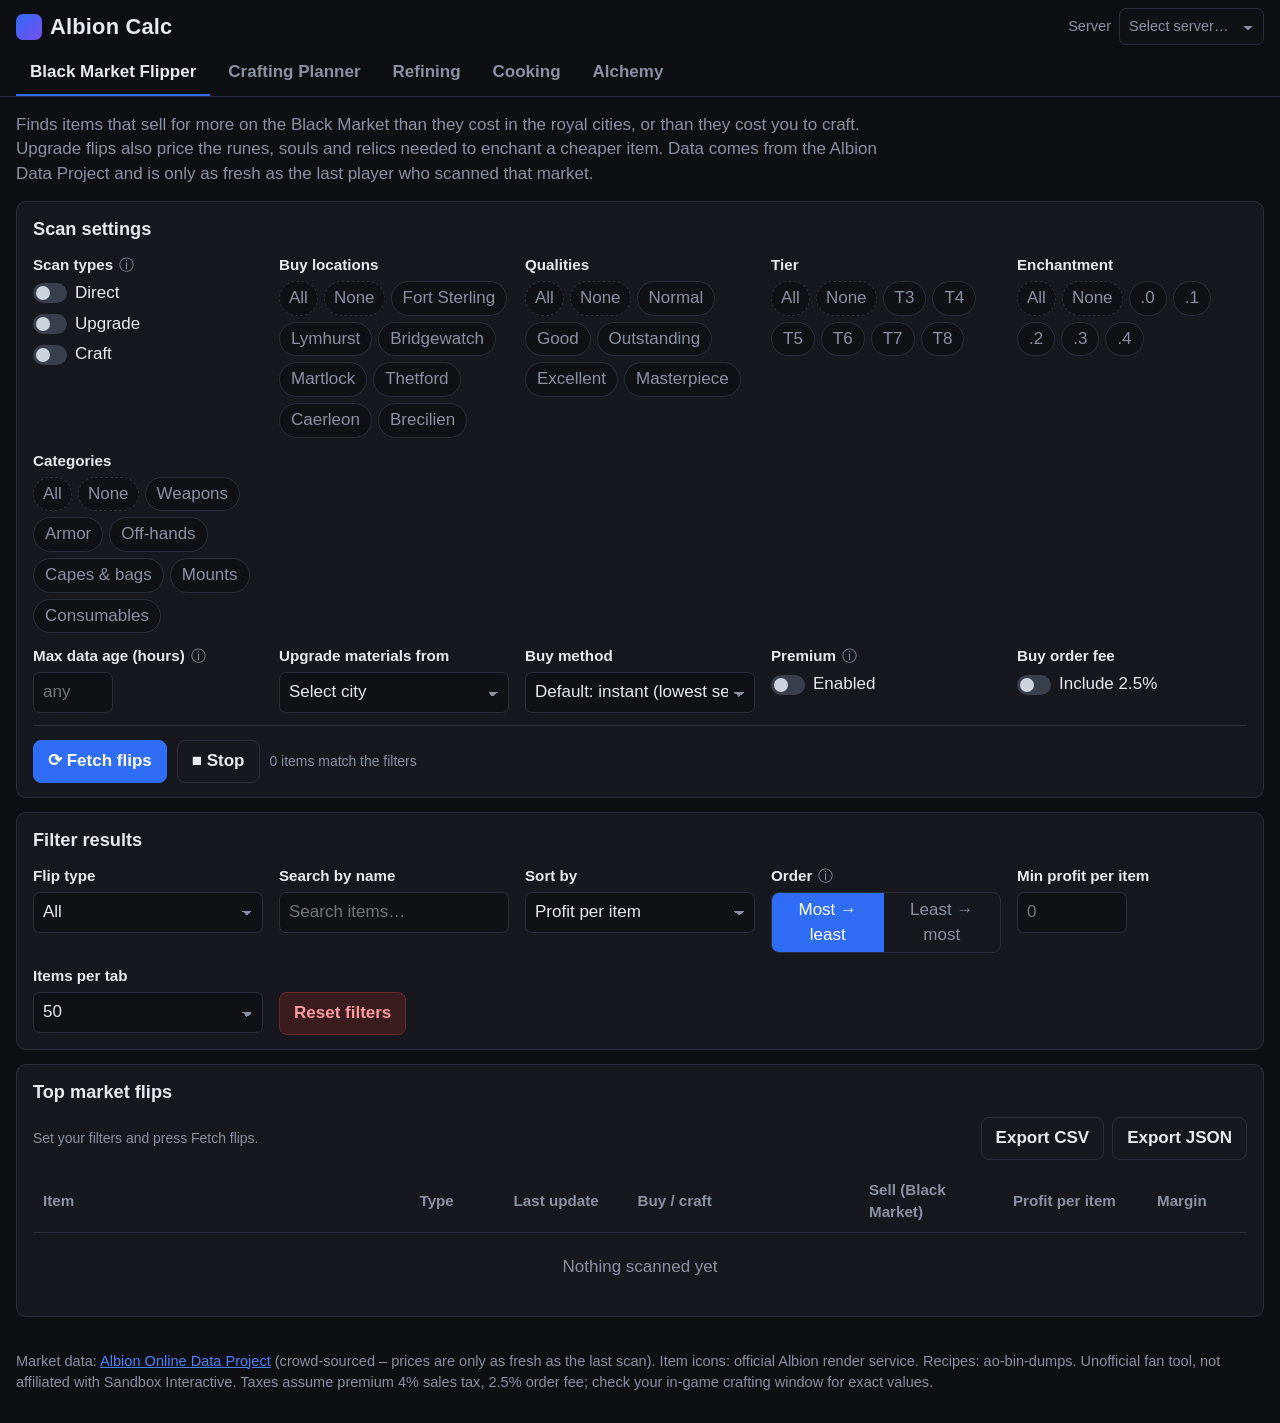
<file: albion-calc/web/index.html>
<!doctype html>
<html lang="en">
<head>
<meta charset="utf-8">
<meta name="viewport" content="width=device-width, initial-scale=1, viewport-fit=cover">
<meta name="theme-color" content="#0e0f12">
<meta name="color-scheme" content="dark">
<title>Albion Calc</title>
<meta name="description" content="Crafting, refining, cooking, alchemy and Black Market flip calculators for Albion Online using Albion Online Data Project prices.">
<link rel="manifest" href="manifest.webmanifest">
<link rel="icon" href="icons/icon.svg" type="image/svg+xml">
<link rel="apple-touch-icon" href="icons/icon-192.png">
<link rel="stylesheet" href="css/app.css">
</head>
<body>
<header class="top">
  <div class="top-in">
    <div class="brand-row">
      <div class="brand"><i></i>Albion Calc</div>
      <label class="srv">Server
        <select id="server" class="in sel" style="width:auto"></select>
      </label>
    </div>
    <nav class="tabs" id="tabs"></nav>
  </div>
</header>
<main id="main"><noscript>This app needs JavaScript.</noscript></main>
<footer>
  Market data: <a href="https://www.albion-online-data.com" target="_blank" rel="noopener">Albion Online Data Project</a> (crowd-sourced – prices are only as fresh as the last scan).
  Item icons: official Albion render service. Recipes: ao-bin-dumps. Unofficial fan tool, not affiliated with Sandbox Interactive.
  Taxes assume premium 4% sales tax, 2.5% order fee; check your in-game crafting window for exact values.
</footer>

<script src="data/names.js"></script>
<script src="data/recipes.js"></script>
<script src="data/meta.js"></script>
<script src="data/flip.js"></script>
<script src="data/journals.js"></script>
<script src="data/extras.js"></script>
<script src="js/core.js"></script>
<script src="js/ui.js"></script>
<script src="js/common.js"></script>
<script src="js/tools/flipper.js"></script>
<script src="js/tools/planner.js"></script>
<script src="js/tools/refining.js"></script>
<script src="js/tools/consumable.js"></script>
<script src="js/app.js"></script>
</body>
</html>
</file>
<file: albion-calc/web/css/app.css>
:root {
  --bg: #0e0f12; --panel: #16181d; --panel2: #1c1f26; --line: #2a2e38; --text: #e8eaf0; --muted: #8b91a3;
  --primary: #2f6df6; --primary-h: #4a82ff; --pos: #3ecf5a; --neg: #ef5350; --warn: #f2c14e; --danger: #c93b43;
  --radius: 10px; --gap: 14px;
  /* fluid type: grows with the screen, follows the width in portrait and the height in landscape */
  --fs: clamp(13px, calc(10.5px + 0.9vw), 17px);
  color-scheme: dark;
}
* { box-sizing: border-box; }
html, body { margin: 0; background: var(--bg); color: var(--text); }
body { font: var(--fs)/1.45 -apple-system, 'Segoe UI', Roboto, 'Helvetica Neue', Arial, sans-serif; -webkit-text-size-adjust: 100%;
  padding-bottom: env(safe-area-inset-bottom); }
button, input, select { font: inherit; color: inherit; }
b { font-weight: 650; }
h3, h4 { margin: 0; }

/* ---------- header / nav */
.top { position: sticky; top: 0; z-index: 20; background: rgba(14,15,18,.96); backdrop-filter: blur(8px); border-bottom: 1px solid var(--line);
  padding-top: env(safe-area-inset-top); }
.top-in { max-width: 1480px; margin: 0 auto; padding: 8px 16px 0; }
.brand-row { display: flex; align-items: center; gap: 12px; justify-content: space-between; }
.brand { font-weight: 800; font-size: calc(var(--fs) * 1.286); letter-spacing: .2px; display: flex; align-items: center; gap: 8px; }
.brand i { width: 26px; height: 26px; border-radius: 7px; background: linear-gradient(135deg,#2f6df6,#7a4df0); display: inline-block; }
.srv { display: flex; align-items: center; gap: 8px; color: var(--muted); font-size: calc(var(--fs) * 0.857); }
.tabs { display: flex; gap: 4px; overflow-x: auto; scrollbar-width: none; margin-top: 6px; }
.tabs::-webkit-scrollbar { display: none; }
.tab { background: none; border: 0; border-bottom: 2px solid transparent; color: var(--muted); padding: 9px 14px; cursor: pointer; white-space: nowrap; font-weight: 600; }
.tab:hover { color: var(--text); }
.tab.active { color: var(--text); border-bottom-color: var(--primary); }

main { max-width: 1480px; margin: 0 auto; padding: 16px; padding-left: max(16px, env(safe-area-inset-left)); padding-right: max(16px, env(safe-area-inset-right)); }
.view { display: none; }
.view.active { display: block; }
footer { max-width: 1480px; margin: 18px auto 30px; padding: 0 16px; color: var(--muted); font-size: calc(var(--fs) * 0.857); }
footer a { color: var(--primary-h); }

/* ---------- cards & forms */
.tool { display: flex; flex-direction: column; gap: var(--gap); }
.lead { margin: 0; color: var(--muted); max-width: 900px; }
.card { background: var(--panel); border: 1px solid var(--line); border-radius: var(--radius); padding: 14px 16px; }
.card > h3 { font-size: calc(var(--fs) * 1.071); margin-bottom: 12px; }
.coll .chead { cursor: pointer; display: flex; justify-content: space-between; align-items: center; margin-bottom: 0; }
.coll:not(.closed) .chead { margin-bottom: 12px; }
.coll.closed .cbody { display: none; }
.coll .chev { transition: transform .15s; color: var(--muted); }
.coll.closed .chev { transform: rotate(-90deg); }
.sub + .sub { margin-top: 18px; }
.sub h4 { font-size: calc(var(--fs) * 0.929); color: var(--muted); margin-bottom: 8px; }

.panel-grid { display: grid; grid-template-columns: repeat(auto-fill, minmax(190px, 1fr)); gap: 12px 16px; align-items: start; }
.panel-grid + .panel-grid, .panel-grid + .fetchbar, .panel-grid + .panel-grid { margin-top: 12px; }
.fld { min-width: 0; }
.fl { font-weight: 650; font-size: calc(var(--fs) * 0.893); margin-bottom: 5px; display: flex; gap: 6px; align-items: center; }
.hint { color: var(--muted); cursor: help; font-weight: 400; }
.in { background: #0f1115; border: 1px solid var(--line); border-radius: 7px; padding: 7px 9px; min-width: 0; outline: none; }
.in:focus { border-color: var(--primary); box-shadow: 0 0 0 2px rgba(47,109,246,.25); }
input.in { width: 100%; }
.sel { width: 100%; appearance: none; background-image: linear-gradient(45deg,transparent 50%,var(--muted) 50%),linear-gradient(135deg,var(--muted) 50%,transparent 50%);
  background-position: calc(100% - 15px) 55%, calc(100% - 10px) 55%; background-size: 5px 5px; background-repeat: no-repeat; padding-right: 26px; }
select option { background: #16181d; }
.row-inline, .col-inline { display: flex; align-items: center; gap: 10px; flex-wrap: wrap; }
.col-inline { flex-direction: column; align-items: flex-start; gap: 6px; }
.rrrbox { padding-top: 6px; }
.rrrv { font-weight: 700; font-size: calc(var(--fs) * 1.143); }
.rrrs { color: var(--muted); font-size: calc(var(--fs) * 0.857); }

.tog { display: inline-flex; align-items: center; gap: 8px; cursor: pointer; user-select: none; }
.tog input { position: absolute; opacity: 0; pointer-events: none; }
.sw { width: 34px; height: 20px; border-radius: 20px; background: #3a3f4d; position: relative; transition: background .15s; flex: none; }
.sw::after { content: ''; position: absolute; left: 3px; top: 3px; width: 14px; height: 14px; border-radius: 50%; background: #cfd3de; transition: transform .15s; }
.tog input:checked + .sw { background: var(--primary); }
.tog input:checked + .sw::after { transform: translateX(14px); background: #fff; }
.tog input:focus-visible + .sw { box-shadow: 0 0 0 2px rgba(47,109,246,.5); }

.chips { display: flex; flex-wrap: wrap; gap: 6px; }
.chip { --c: var(--primary); background: #0f1115; border: 1px solid var(--line); border-radius: 18px; padding: 4px 11px; cursor: pointer; color: var(--muted); }
.chip.on { background: color-mix(in srgb, var(--c) 28%, #0f1115); border-color: var(--c); color: var(--text); }

.btn { background: var(--panel2); border: 1px solid var(--line); border-radius: 8px; padding: 8px 14px; cursor: pointer; font-weight: 600; }
.btn:hover { border-color: #444a5a; }
.btn.primary { background: var(--primary); border-color: var(--primary); color: #fff; }
.btn.primary:hover { background: var(--primary-h); }
.btn.danger { background: #3a1b1e; border-color: #6a2a30; color: #ff9a9e; }
.btn.danger:hover { background: var(--danger); color: #fff; }
.btn.ghost { background: transparent; }
.fetchbar { display: flex; gap: 10px; flex-wrap: wrap; align-items: center; margin-top: 14px; padding-top: 14px; border-top: 1px solid var(--line); }
.toolbar { display: flex; gap: 8px; align-items: center; flex-wrap: wrap; margin-bottom: 10px; }
.toolbar .sp { flex: 1; }
.prog { flex: 1 1 220px; min-width: 180px; }
.prog .track { height: 6px; background: #262a33; border-radius: 4px; overflow: hidden; }
.prog .bar { height: 100%; width: 0; background: var(--primary); transition: width .2s; }
.ptxt { font-size: calc(var(--fs) * 0.857); color: var(--muted); }
.xs { background: var(--panel2); border: 1px solid var(--line); border-radius: 6px; padding: 1px 7px; cursor: pointer; color: var(--muted); }
.seg { display: inline-flex; border: 1px solid var(--line); border-radius: 8px; overflow: hidden; }
.seg button { background: transparent; border: 0; padding: 5px 12px; cursor: pointer; color: var(--muted); }
.seg button.on { background: var(--primary); color: #fff; }
.empty, .gempty { color: var(--muted); padding: 22px; text-align: center; }

/* ---------- items & numbers */
.item { display: flex; align-items: center; gap: 10px; min-width: 0; }
.ic { width: 36px; height: 36px; object-fit: contain; border-radius: 6px; background: #20242d; flex: none; }
.itxt { min-width: 0; }
.iname { font-weight: 600; overflow-wrap: anywhere; }
.isub { color: var(--muted); font-size: calc(var(--fs) * 0.857); }
.tier { font-size: calc(var(--fs) * 0.786); padding: 1px 6px; border-radius: 10px; background: #262a33; margin-left: 3px; vertical-align: 1px; font-weight: 700; }
.tier.t4 { color: #6fb1ff; } .tier.t5 { color: #ff7a76; } .tier.t6 { color: #ffa24d; } .tier.t7 { color: #f0cf55; } .tier.t8 { color: #fff; }
.m { font-variant-numeric: tabular-nums; }
.cur { color: var(--muted); font-size: calc(var(--fs) * 0.857); }
.pos { color: var(--pos); font-weight: 650; } .neg { color: var(--neg); font-weight: 650; } .na { color: var(--muted); }
.seen { font-size: calc(var(--fs) * 0.821); color: var(--muted); }
.seen.good, .age.good { color: var(--pos); } .seen.warn, .age.warn { color: var(--warn); } .seen.bad, .age.bad { color: var(--neg); }
.age { font-size: calc(var(--fs) * 0.857); font-weight: 600; }
.badge { font-size: calc(var(--fs) * 0.786); font-weight: 700; padding: 2px 8px; border-radius: 6px; background: #2b2f39; }
.badge.upgrade { background: #123a9a; }
.dot { display: inline-block; width: 9px; height: 9px; border-radius: 50%; }
.pin { display: flex; flex-direction: column; gap: 2px; }

/* ---------- grid table (desktop) / stacked cards (mobile) */
.gt { display: block; }
.gh, .gr { display: grid; grid-template-columns: var(--cols); gap: 10px 14px; align-items: center; padding: 9px 10px; }
.gh { color: var(--muted); font-weight: 650; font-size: calc(var(--fs) * 0.893); border-bottom: 1px solid var(--line); }
.gr:nth-child(even) { background: rgba(255,255,255,.025); }
.gr { border-radius: 6px; }
.gc { min-width: 0; }
.mats { display: flex; flex-wrap: wrap; gap: 4px; margin-top: 4px; }
.mat { display: inline-flex; align-items: center; gap: 2px; background: #20242d; border-radius: 6px; padding: 1px 6px 1px 2px; font-size: calc(var(--fs) * 0.857); }
.mat .ic { width: 24px; height: 24px; }
.mat.nr { outline: 1px dashed #5a5f70; }
.more { text-align: center; padding: 12px; }
@media (max-width: 920px) {
  .gh { display: none; }
  .gr { grid-template-columns: 1fr 1fr; background: var(--panel2) !important; border: 1px solid var(--line); margin-bottom: 10px; padding: 12px; border-radius: 10px; }
  .gr .gc:first-child { grid-column: 1 / -1; }
  .gr .gc[data-l]:not(:first-child)::before { content: attr(data-l); display: block; font-size: calc(var(--fs) * 0.786); color: var(--muted); margin-bottom: 2px; }
  .gr .gc.wide { grid-column: 1 / -1; }
}

/* ---------- planner */
.two { display: grid; grid-template-columns: minmax(0, 1.5fr) minmax(0, 1fr); gap: var(--gap); align-items: start; }
.two .col { display: flex; flex-direction: column; gap: var(--gap); min-width: 0; }
@media (max-width: 1000px) { .two { grid-template-columns: 1fr; } }
.icard { background: var(--panel2); border: 1px solid var(--line); border-left: 3px solid var(--primary); border-radius: 9px; padding: 10px 12px; margin-bottom: 10px; }
.ihead { display: flex; gap: 10px; align-items: center; flex-wrap: wrap; }
.ihead .grow { flex: 1 1 200px; min-width: 0; }
.ihead .ctl { display: flex; flex-direction: column; gap: 3px; }
.big { font-size: calc(var(--fs) * 1.071); }
.istats { display: grid; grid-template-columns: repeat(auto-fill, minmax(120px, 1fr)); gap: 8px 14px; margin-top: 10px; padding-top: 10px; border-top: 1px solid var(--line); }
.stepper { display: inline-flex; align-items: center; gap: 4px; }
.stepper button { width: 28px; height: 30px; background: #0f1115; border: 1px solid var(--line); border-radius: 6px; cursor: pointer; }
.stepper input { text-align: center; }
.idet { margin-top: 10px; display: flex; flex-direction: column; gap: 8px; }
.dsec { font-size: calc(var(--fs) * 0.857); color: var(--muted); margin-top: 6px; }
.drow { display: grid; grid-template-columns: minmax(0, 1.6fr) auto minmax(80px, auto); gap: 10px; align-items: center; background: #13151a; border-radius: 8px; padding: 8px 10px; }
.dnum { text-align: right; }
.orow { display: flex; justify-content: space-between; align-items: center; gap: 8px; padding: 7px 8px; border-left: 3px solid var(--primary); background: var(--panel2); border-radius: 7px; margin-bottom: 7px; }
.totals { border-top: 1px solid var(--line); margin-top: 10px; padding-top: 8px; }
.tot { display: flex; justify-content: space-between; padding: 4px 0; }
.mrow { display: flex; align-items: center; gap: 10px; padding: 7px 8px; background: var(--panel2); border-radius: 7px; margin-bottom: 6px; cursor: pointer; }
.mrow .item { flex: 1; }
.mrow.done { opacity: .45; } .mrow.done .iname { text-decoration: line-through; }
.mrow input { width: 18px; height: 18px; accent-color: var(--primary); }
.units { text-align: right; white-space: nowrap; }
.wbar { height: 12px; background: #262a33; border-radius: 7px; overflow: hidden; margin: 10px 0 4px; }
.wfill { height: 100%; background: #1f9d55; } .wfill.over { background: var(--neg); }

/* ---------- consumable tools */
.selrec { margin-top: 12px; }
.mgroup { margin-bottom: 14px; }
.mgt { font-weight: 650; margin-bottom: 6px; }
.mgrid { display: grid; grid-template-columns: repeat(auto-fill, minmax(260px, 1fr)); gap: 8px; }
.mcell { display: flex; justify-content: space-between; align-items: center; gap: 8px; background: var(--panel2); border: 1px solid var(--line); border-radius: 8px; padding: 6px 10px; }

.toast { position: fixed; left: 50%; bottom: calc(20px + env(safe-area-inset-bottom)); transform: translate(-50%, 30px); opacity: 0; background: #20242d; border: 1px solid var(--line);
  padding: 10px 16px; border-radius: 10px; z-index: 50; transition: all .2s; pointer-events: none; max-width: 90vw; }
.toast.show { opacity: 1; transform: translate(-50%, 0); }
.toast.err { border-color: var(--danger); color: #ffb3b6; }

.picker { position: relative; }
.plist { position: absolute; left: 0; right: 0; top: calc(100% + 4px); background: #181b21; border: 1px solid var(--line); border-radius: 9px; max-height: 340px; overflow: auto; z-index: 30; box-shadow: 0 10px 30px rgba(0,0,0,.5); }
.prow { display: flex; width: 100%; align-items: center; gap: 10px; background: none; border: 0; border-bottom: 1px solid #22262e; padding: 7px 10px; cursor: pointer; text-align: left; }
.prow:hover { background: #20242d; }
.prow .pt { flex: 1; min-width: 0; overflow-wrap: anywhere; } .prow .ps { color: var(--muted); font-size: calc(var(--fs) * 0.857); white-space: nowrap; }
.pempty { padding: 12px; color: var(--muted); }
.ic { image-rendering: auto; }

/* ---------- fluid type by orientation */
@media (orientation: landscape) { :root { --fs: clamp(12.5px, calc(9.5px + 0.95vh), 17px); } }
@media (orientation: portrait) and (max-width: 480px) { :root { --fs: clamp(13px, calc(10.8px + 0.85vw), 15px); --gap: 12px; } }
@media (orientation: landscape) and (max-height: 520px) {
  :root { --gap: 10px; }
  main { padding-top: 8px; padding-bottom: 8px; }
  .card { padding: 10px 12px; }
  .top-in { padding-top: 4px; }
}
@media (min-width: 1500px) { :root { --fs: 17px; } }

/* ---------- never squeeze item names letter-by-letter */
.iname { overflow-wrap: break-word; word-break: normal; hyphens: auto; }
.item { flex-wrap: nowrap; }
.itxt { min-width: 7em; }
.drow { display: flex; flex-wrap: wrap; align-items: center; gap: 8px 14px; }
.drow > .item { flex: 1 1 14em; min-width: min(100%, 12em); }
.drow > .pin { flex: 0 0 auto; }
.drow > .dnum { flex: 1 1 7em; text-align: right; }
.orow .item { flex: 1 1 10em; min-width: 8em; }
.orow { flex-wrap: wrap; }
.mrow .item { min-width: 8em; }
.ihead .grow { flex: 1 1 12em; }
.istats { grid-template-columns: repeat(auto-fill, minmax(min(100%, 7.5em), 1fr)); }
.mcell { flex-wrap: wrap; }
.mcell .item { flex: 1 1 8em; }

/* ---------- new pieces */
.gdet { grid-column: 1 / -1; background: #12141a; border: 1px solid var(--line); border-radius: 8px; padding: 10px 12px; margin: 2px 0 10px; }
.brk .tot { border-top: 1px solid var(--line); margin-top: 6px; padding-top: 8px; }
.wrapseg { flex-wrap: wrap; }
.btn.xs2 { padding: 3px 10px; font-size: calc(var(--fs) * .86); margin-top: 6px; }
.chip.bulk { border-style: dashed; padding: 4px 9px; }
.sgrid { display: flex; flex-direction: column; gap: 8px; margin-top: 12px; }
.srow { display: grid; grid-template-columns: minmax(10em, 1.6fr) minmax(9em, 1fr) auto; gap: 8px 12px; align-items: center; background: var(--panel2); border: 1px solid var(--line); border-radius: 8px; padding: 7px 10px; }
.srow.best { border-color: var(--pos); }
.gr.usedrow { outline: 1px solid var(--pos); outline-offset: -1px; }
@media (max-width: 640px) { .srow { grid-template-columns: 1fr; } }
.pager { display: flex; flex-wrap: wrap; gap: 6px; justify-content: center; align-items: center; padding: 14px 0 4px; }
.pager .pg { min-width: 2.6em; padding: 6px 10px; background: var(--panel2); border: 1px solid var(--line); border-radius: 8px; cursor: pointer; font-weight: 600; color: var(--muted); }
.pager .pg.on { background: var(--primary); border-color: var(--primary); color: #fff; }
.pager .pg:disabled { opacity: .4; cursor: default; }
.pager .pginfo { width: 100%; text-align: center; font-size: calc(var(--fs) * .86); color: var(--muted); }
.badge.craft { background: #1d6b3a; }
</file>
